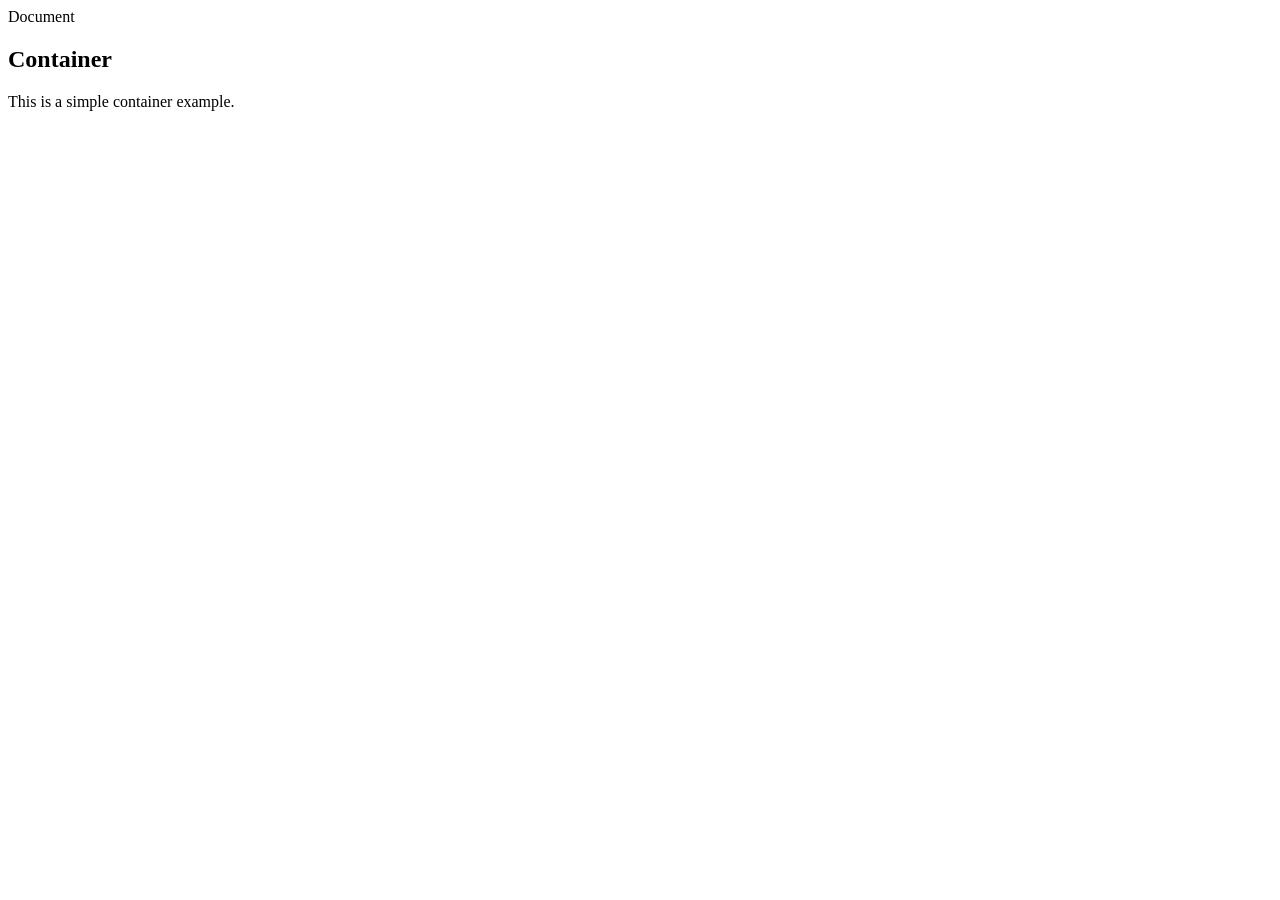
<file: 11 dars r (3)/index.html>
<!DOCTYPE html>
<html lang="en">

<head>
    <meta charset="UTF-g">
    <meta name="viewport" content="width=device-width, initial-scale=1.0">
    <title></title> Document</title>
</head>

<body>
    <section>
        <div class="container">
            <div class="context">
                <h1>Container</h1>
                <p>This is a simple container example.
                </p>
            </div>
        </div>
    </section>
</body>
</htm1>
</file>
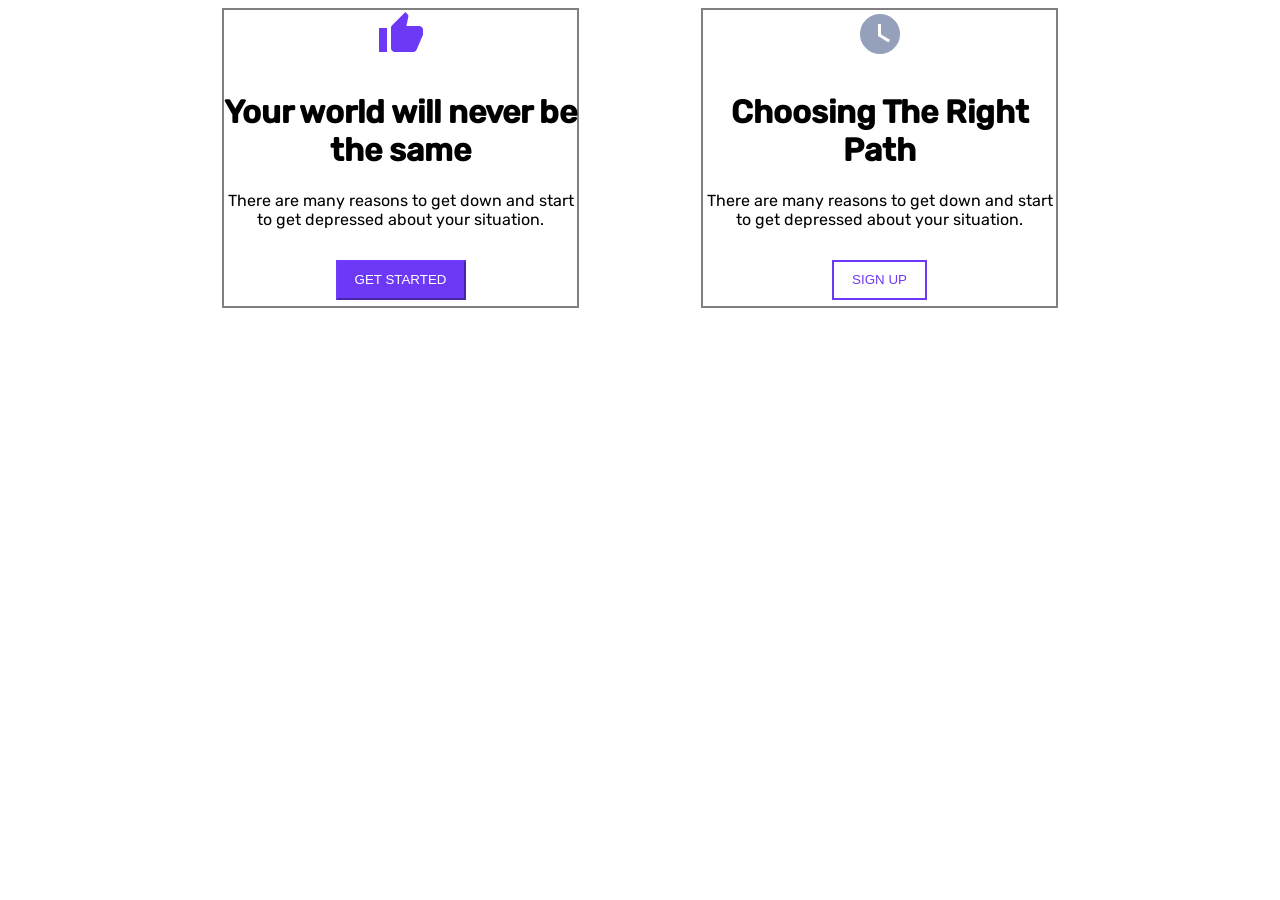
<file: 11 dars r (7)/index.html>
<!DOCTYPE html>
<html lang="en">

<head>
    <meta charset="UTF-8">
    <meta name="viewport" content="width=device-width, initial-scale=1.0">
    <link rel="stylesheet" href="./style/main.css">
    <title>Document</title>
</head>

<body>
    <div class="project">
        <div class="container">
            <div class="content">

                
                <div class="like-maket">
                    <img src="./img/like.png" alt="like-img" class="img">
                    <h1 class="like-title">Your world will never be the same</h1>
                    <p class="like-text">There are many reasons to get down and start to get depressed about your
                        situation. </p>
                    <button class="like-btn">GET STARTED</button>
                </div>

                <div class="time-maket">
                    <img src="./img/time.png" alt="time" class="img">
                    <h1 class="time-title">Choosing The Right Path</h1>
                    <p class="time-text">There are many reasons to get down and start to get depressed about your situation. </p>
                    <button class="time-btn">SIGN UP</button>
                </div>
            </div>
        </div>
    </div>
</body>

</html>
</file>
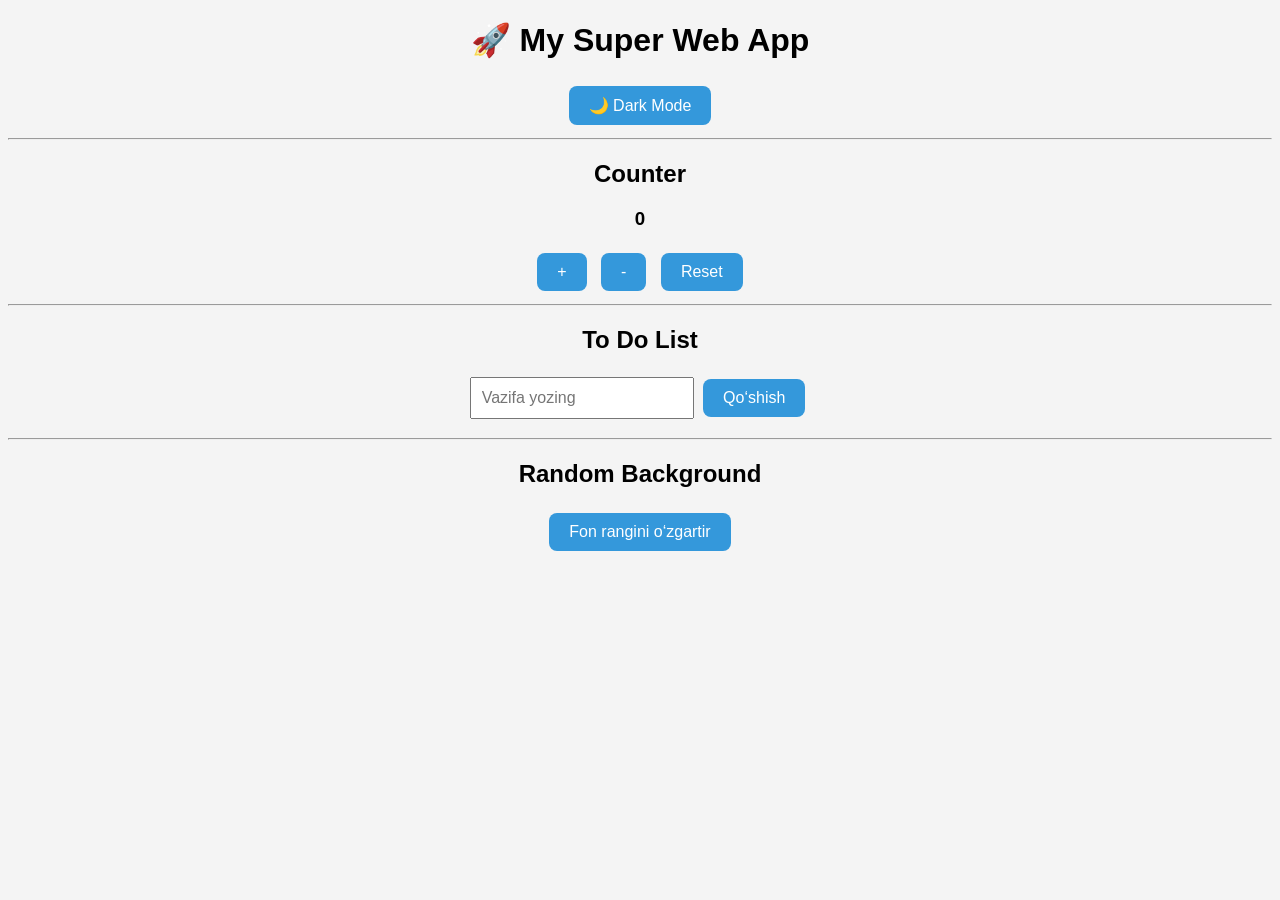
<file: 123/index.html>
<!DOCTYPE html>
<html lang="uz">
<head>
<meta charset="UTF-8">
<title>Super Web App</title>
<link rel="stylesheet" href="style.css">
</head>

<body>

<h1>🚀 My Super Web App</h1>

<!-- DARK MODE -->
<button onclick="toggleMode()">🌙 Dark Mode</button>

<hr>

<!-- COUNTER -->
<h2>Counter</h2>
<h3 id="count">0</h3>

<button onclick="increase()">+</button>
<button onclick="decrease()">-</button>
<button onclick="reset()">Reset</button>

<hr>

<!-- TODO LIST -->
<h2>To Do List</h2>

<input type="text" id="taskInput" placeholder="Vazifa yozing">
<button onclick="addTask()">Qo‘shish</button>

<ul id="taskList"></ul>

<hr>

<!-- RANDOM COLOR -->
<h2>Random Background</h2>
<button onclick="randomColor()">Fon rangini o‘zgartir</button>

<script src="script.js"></script>

</body>
</html>
</file>
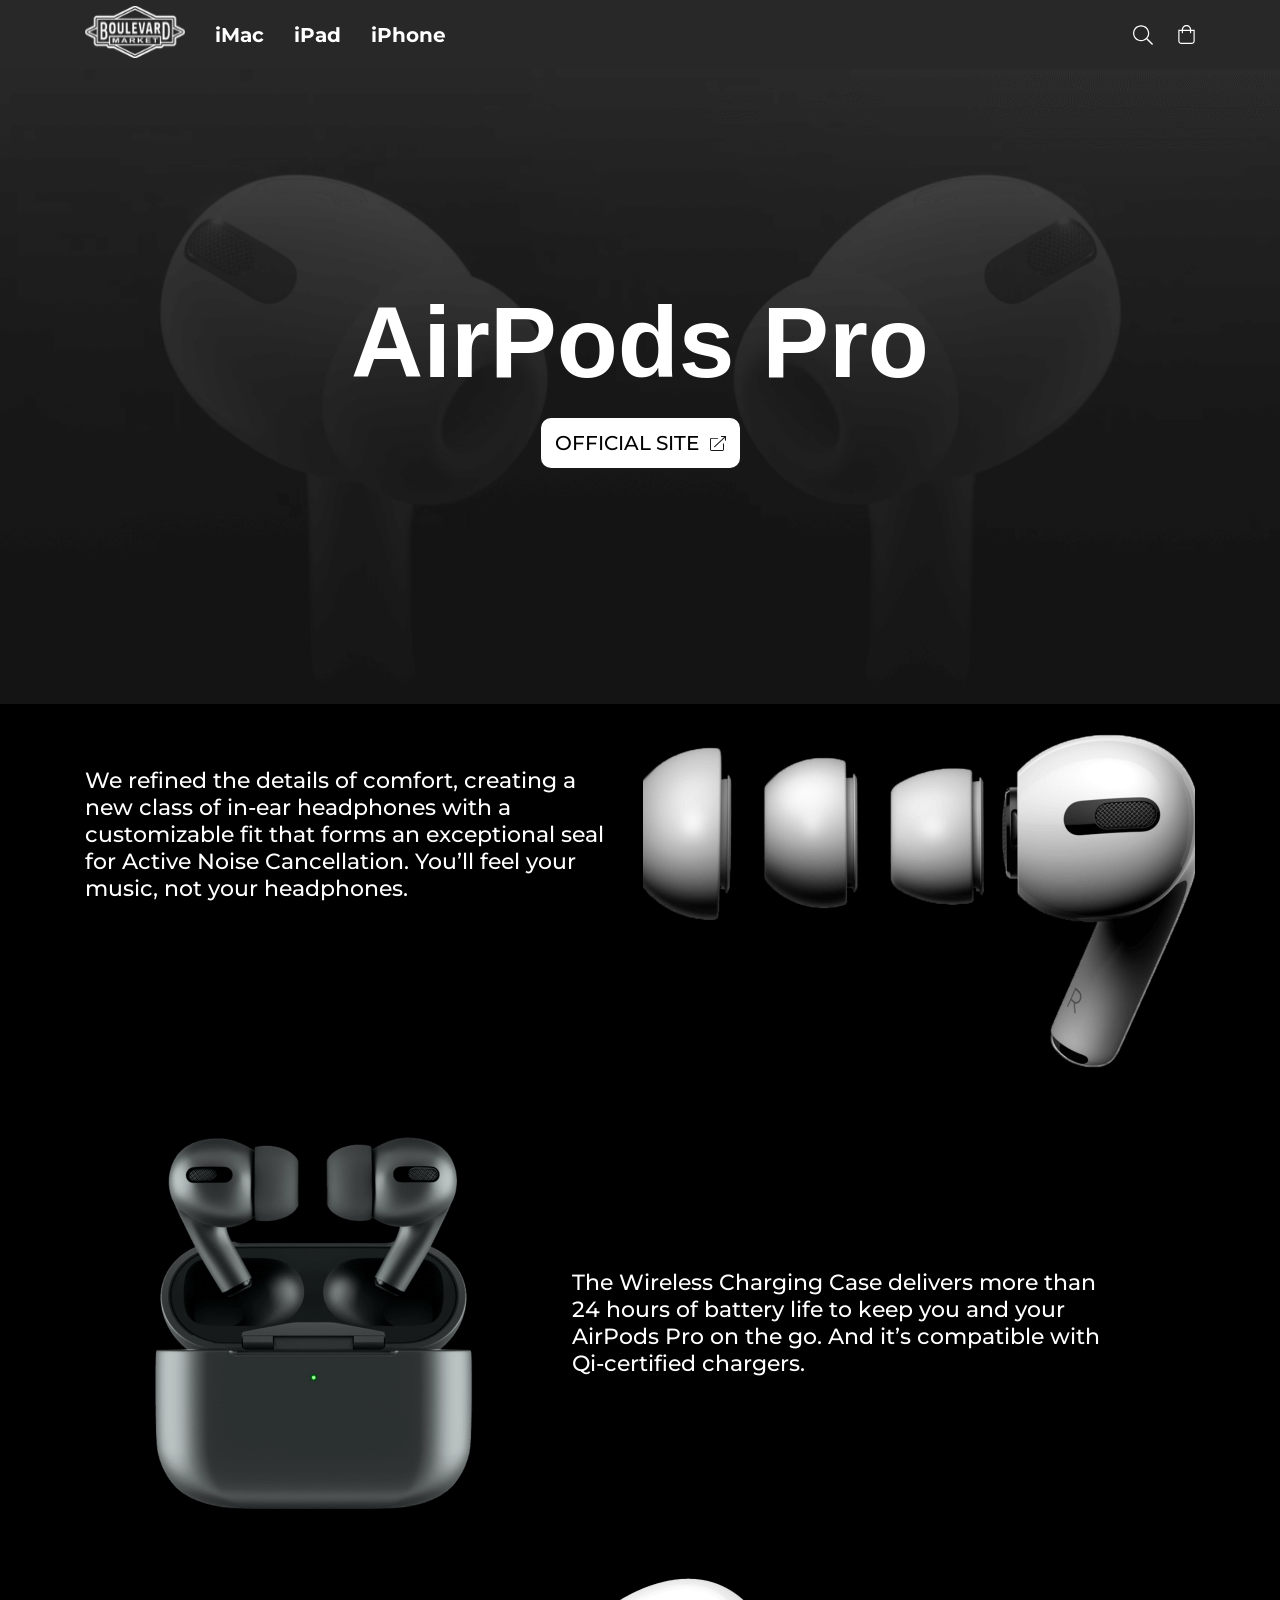
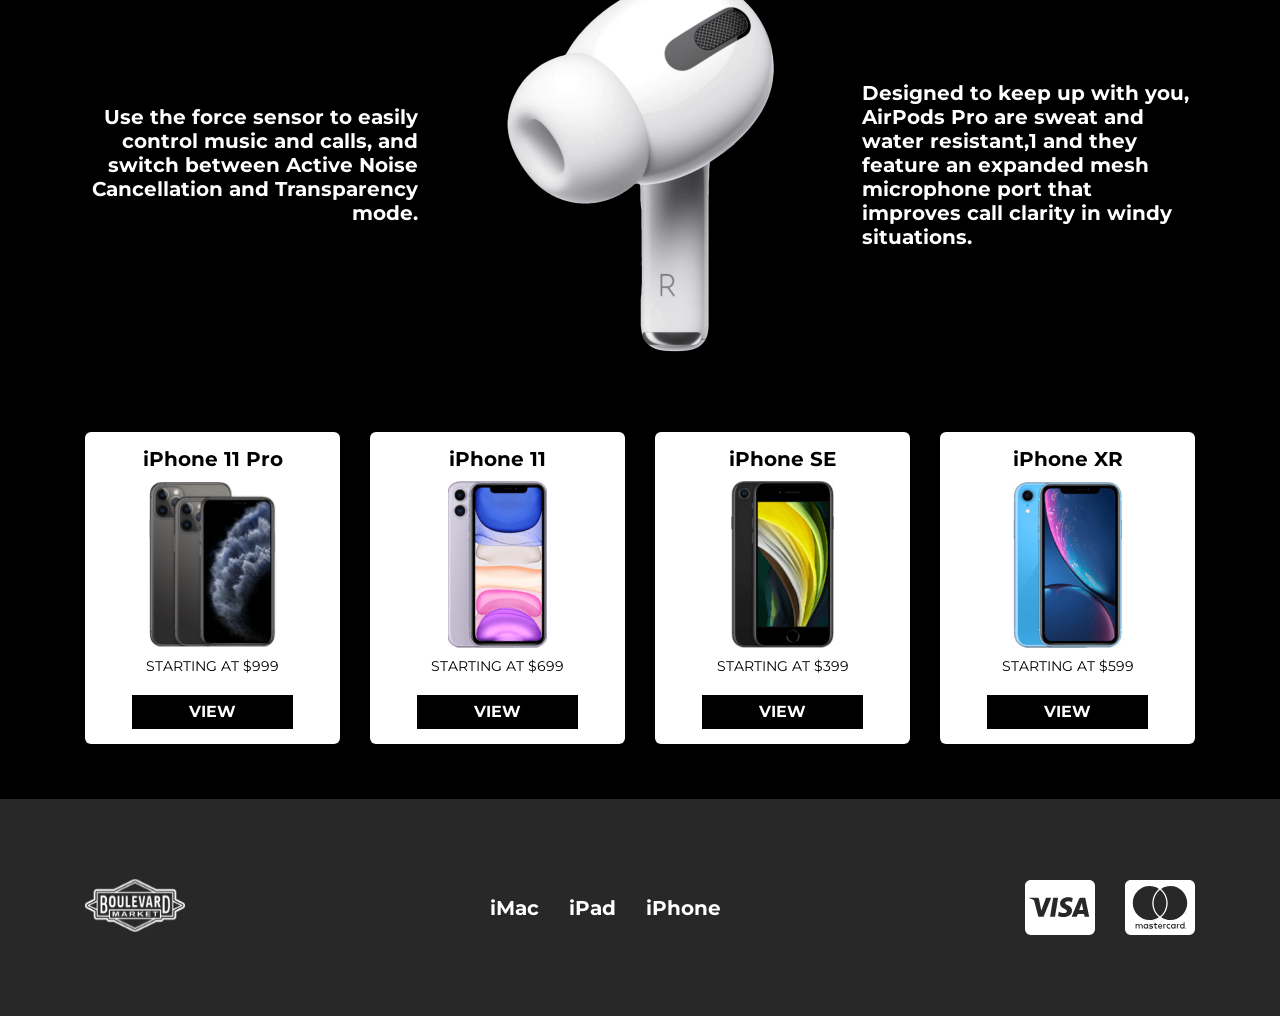
<file: airpods-02-main/index.html>
<!DOCTYPE html>
<html lang="en">
<head>
    <meta charset="UTF-8">
    <meta name="viewport" content="width=device-width, initial-scale=1.0">
    <link rel="stylesheet" href="./style/main.css">
    <title>Document</title>
</head>
<body>
    <header class="page__header">
        <div class="container">
            <div class="content">

                <nav class="header__nav">

                    <a href="#!" class="nav__link">
                        <img src="./image/logo.svg" width="100" height="52" alt="logo" class="logo__img">
                    </a>
                     <a href="#!" class="nav__link">
                        iMac
                    </a>
                     <a href="#!" class="nav__link">
                        iPad
                    </a>
                     <a href="#!" class="nav__link">
                        iPhone
                    </a>
                </nav>

                <div class="user__action">
                    <img src="./image/SEARCH.svg" alt="search-icon" width="20" height="20">
                    <img src="./image/SHOP.svg" alt="shop-icon" width="17" height="19">
                </div>

                <button type="button" class="burger__menu">
                    <span></span>
                    <span></span>
                    <span></span>
                </button>

            </div>
        </div>
    </header>

    <main>
        <section class="banner">
            <h1 class="banner__title">AirPods Pro</h1>
            <a href="#!" class="banner__link">
                official site
                <img src="./image/link.svg" width="16" height="15" alt="link-icon">
            </a>
        </section>


        <section class="products">
            <div class="container">
                <div class="products__content">
                    <p class="content__text first__text">
                        We refined the details of comfort, creating a new class of in-ear headphones with a customizable fit that forms an exceptional seal for Active Noise Cancellation. You’ll feel your music, not your headphones.
                    </p>

                    <img src="./image/airpods-1.png" class="content__img first__img" alt="airpods-1">
                    
                </div>

                <div class="products__content">
                    <img src="./image/airpods-2.png" class="content__img second__img" alt="airpods-2">

                    <p class="content__text">The Wireless Charging Case delivers more than 24 hours of battery life to keep you and your AirPods Pro on the go. And it’s compatible with Qi-certified chargers.</p>
                </div>
            </div>
        </section>


        <section class="info">
            <div class="container">
                <div class="info__content">

                    <p class="content__left-text">Use the force sensor to easily control music and calls, and switch between Active Noise Cancellation and Transparency mode.</p>

                    <img src="./image/airpods-3.png" class="content__img" alt="airpods-3">

                    <p class="content__right-text">Designed to keep up with you, AirPods Pro are sweat and water resistant,1 and they feature an expanded mesh microphone port that improves call clarity in windy situations.</p>

                </div>
            </div>
        </section>

        <section class="category">
            <div class="container">
                <div class="category__content">

                    <div class="content__card">
                        <h2 class="card__title">iPhone 11 Pro</h2>
                        <img src="./image/iPhone11Pro.png" class="card__img" alt="iPhone 11 Pro">
                        <span class="card__price">Starting at $999</span>
                        <button type="button" class="card__btn">view</button>
                    </div>

                    <div class="content__card">
                        <h2 class="card__title">iPhone 11</h2>
                        <img src="./image/iPhone11.png" class="card__img" alt="iPhone 11">
                        <span class="card__price">Starting at $699</span>
                        <button type="button" class="card__btn">view</button>
                    </div>

                    <div class="content__card">
                        <h2 class="card__title">iPhone SE</h2>
                        <img src="./image/iPhoveSE.png" class="card__img" alt="iPhone SE">
                        <span class="card__price">Starting at $399</span>
                        <button type="button" class="card__btn">view</button>
                    </div>

                    <div class="content__card">
                        <h2 class="card__title">iPhone XR</h2>
                        <img src="./image/iPhoneXR.png" class="card__img" alt="iPhone XR">
                        <span class="card__price">Starting at $599</span>
                        <button type="button" class="card__btn">view</button>
                    </div>

                </div>
            </div>
        </section>


    </main>


    <footer class="page__footer">
        <div class="container">
            <div class="content">
                <a href="#!" class="footer__logo">
                    <img src="./image/logo.svg" alt="logo" width="100" height="53">
                </a>


                <nav class="footer__nav">
                    <a href="#!" class="footer__nav-link">iMac</a>
                    <a href="#!" class="footer__nav-link">iPad</a>
                    <a href="#!" class="footer__nav-link">iPhone</a>
                </nav>

                <div class="images">
                    <img src="./image/visa.svg" alt="visa" width="70" height="55">
                    <img src="./image/mastercard.svg" alt="visa" width="70" height="55">
                </div>

            </div>
        </div>
    </footer>

</body>
</html>
</file>
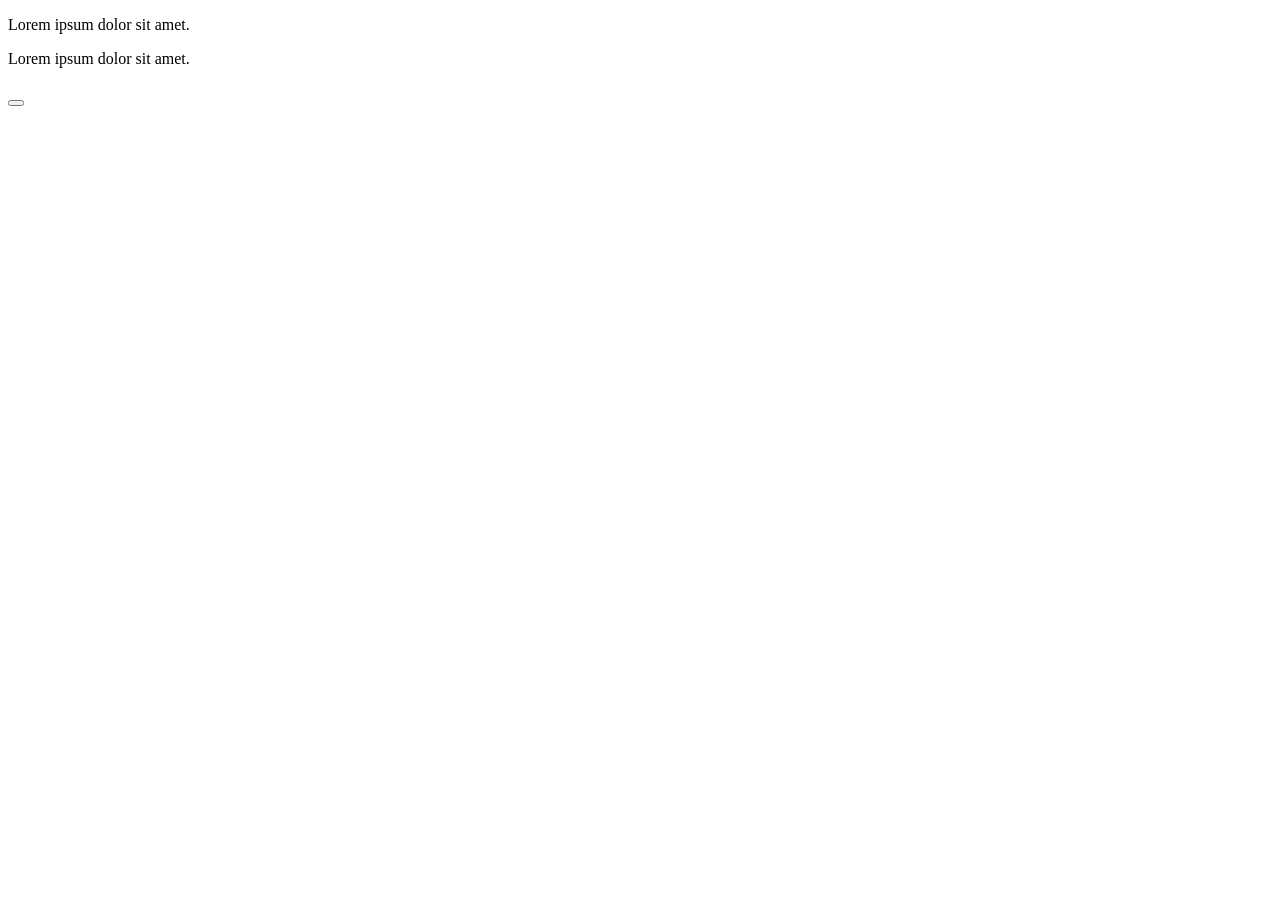
<file: DOM/index.html>
<!DOCTYPE html>
<html lang="en">
<head>
    <meta charset="UTF-8">
    <meta name="viewport" content="width=device-width, initial-scale=1.0">
    <title>DOM</title>
</head>
<body>

<p>Lorem ipsum dolor sit amet.</p>
<p>Lorem ipsum dolor sit amet.</p>
     
<h1></h1>
<button></button>
    <script src="app.js"></script>
</body>
</html>
</file>
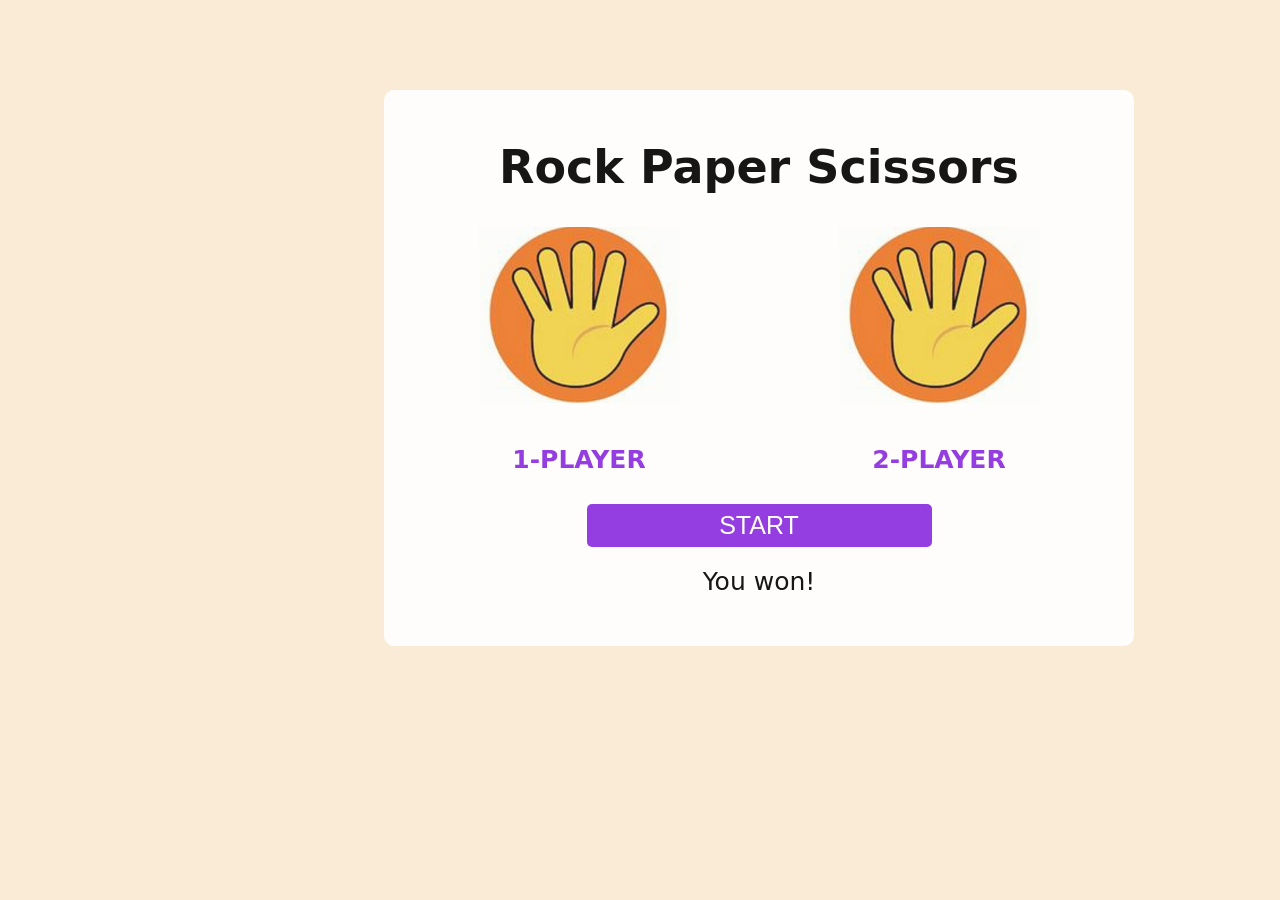
<file: JS Game/index.html>
<!doctype html>
<html lang="en">
  <head>
    <meta charset="UTF-8" />
    <meta name="viewport" content="width=device-width, initial-scale=1.0" />
    <link rel="stylesheet" href="./style.css" />
    <title>JS Game</title>
  </head>
  <body>
    <div class="fireworks">
      <div class="content">
      <h2 class="content__title">Rock Paper Scissors</h2>

      <div class="wrapper">
        <div class="wrapper__content">
          <img class="first_player" src="./img/paper.png" alt="" />
          <span>1-player</span>
        </div>
        <div class="wrapper__content">
          <img class="second_player" src="./img/paper.png" alt="" />
          <span>2-player</span>
        </div>
      </div>
      <button class="btn">Start</button>
      <p class="result">You won!</p>
    </div>
    </div>

    <script src="./app.js"></script>
  </body>
</html>
</file>
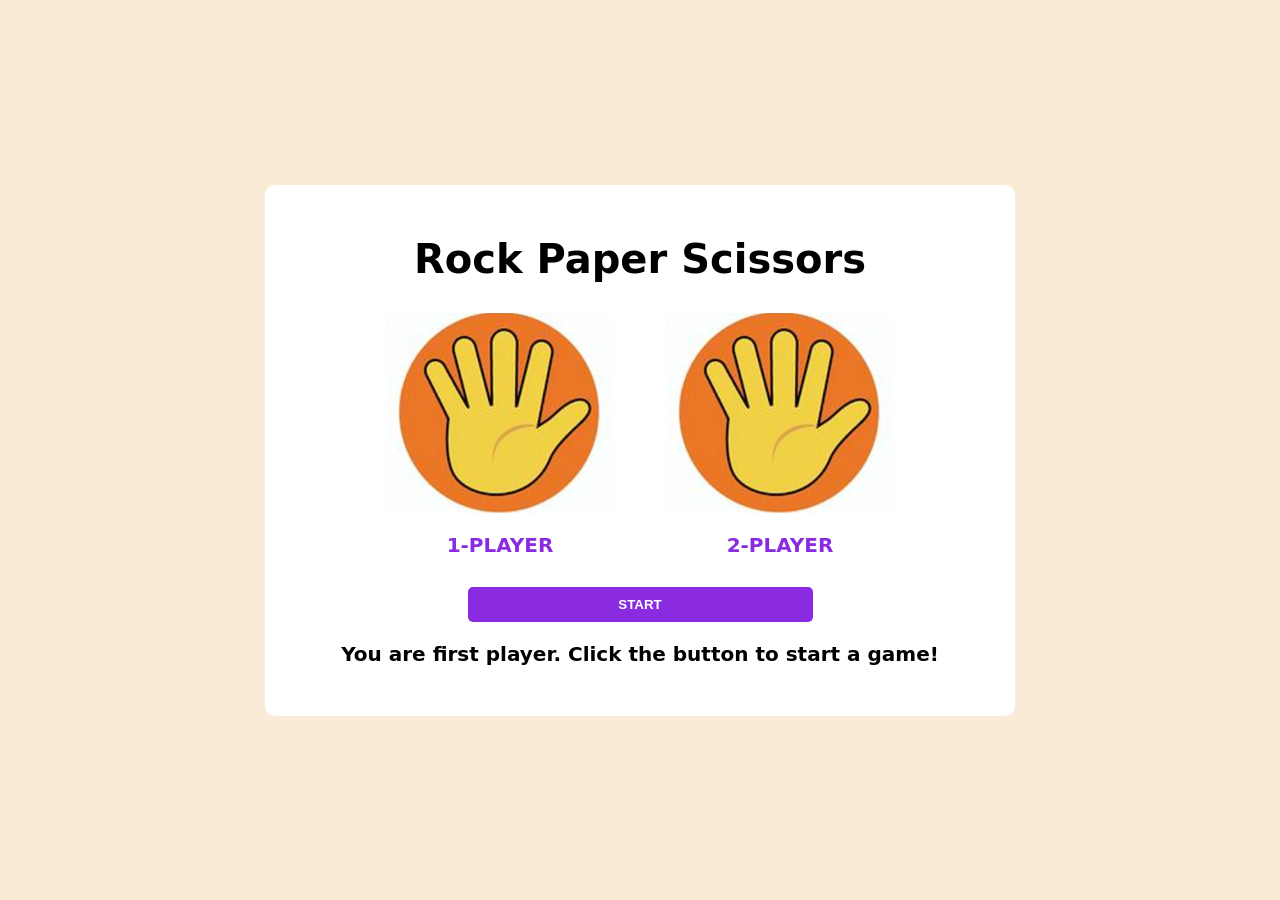
<file: JS_Game-juft-15-00-main/index.html>
<!DOCTYPE html>
<html lang="en">
<head>
    <meta charset="UTF-8">
    <meta name="viewport" content="width=device-width, initial-scale=1.0">
    <link rel="stylesheet" href="style.css">
    <title>Rock-Paper-Scissors</title>
</head>
<body>

    <div class="content">
        <h2 class="content__title">
            Rock Paper Scissors
        </h2>

        <div class="wrapper">
            <div class="wrapper__element">
                <img class="first_player" src="./img/paper.png" alt="">
                <span class="player">1-player</span>
            </div>

            <div class="wrapper__element">
                <img class="second_player" src="./img/paper.png" alt="">
                <span class="player">2-player</span>
            </div>
        </div>

        <button class="btn">start</button>
        <p class="result"></p>
    </div>
    

    <script src="./app.js"></script>
</body>
</html>
</file>
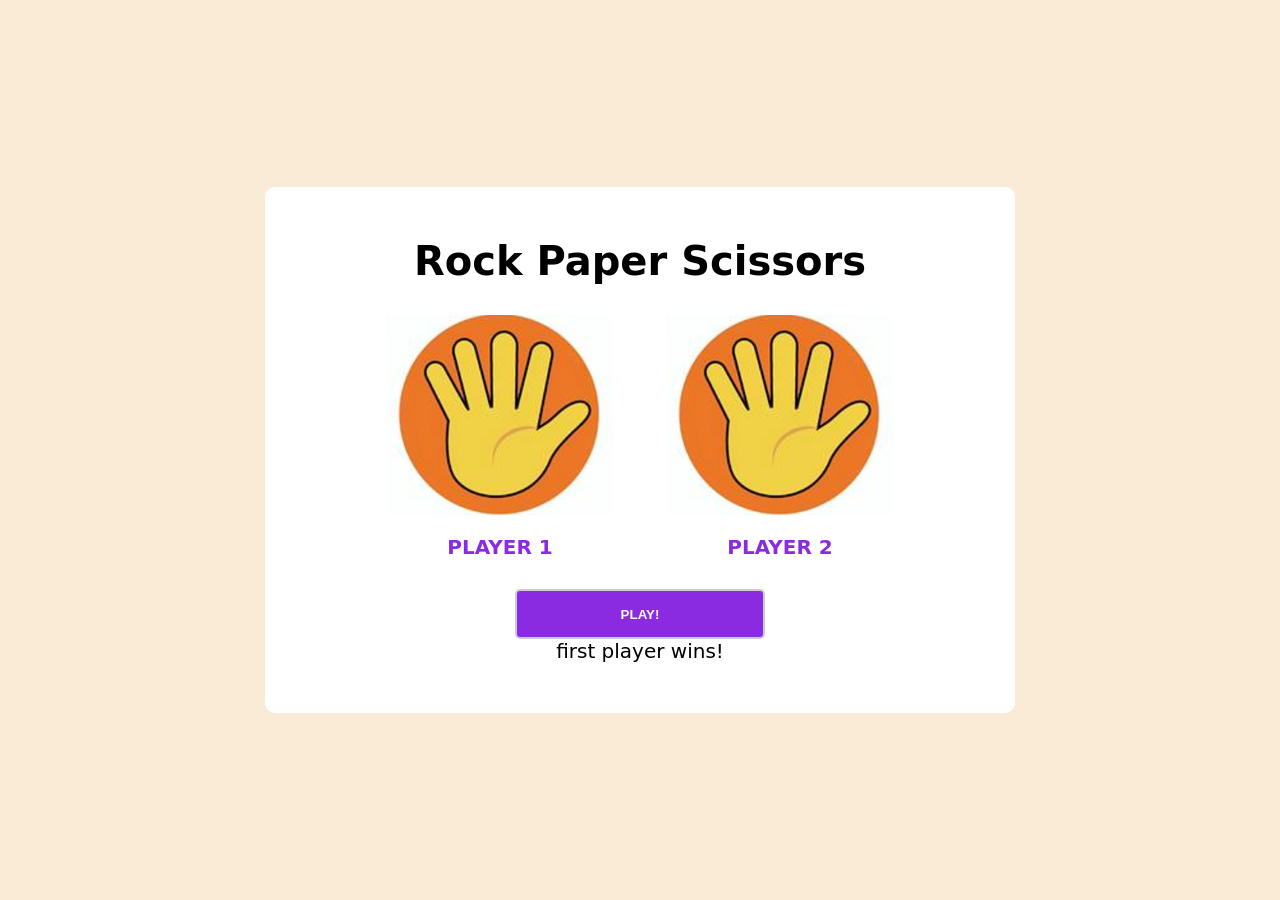
<file: rock-paper-scissors-simple-main/index.html>
<!DOCTYPE html>
<html lang="en">
<head>
    <meta charset="UTF-8">
    <meta name="viewport" content="width=device-width, initial-scale=1.0">
    <link rel="stylesheet" href="style.css">
    <title>Rock-Paper-Scissors</title>
</head>
<body>

    <div class="content">
        <h2 class="content__title">
            Rock Paper Scissors
        </h2>

        <div class="wrapper">
            <div class="wrapper__element">
                <img class="first_player" src="./img/paper.png" alt="">
                <span class="player">player 1</span>
            </div>

            <div class="wrapper__element">
                <img class="second_player" src="./img/paper.png" alt="">
                <span class="player">player 2</span>
            </div>
        </div>
        <button class="btn">PLAY!</button>
        
        <p class="result">first player wins!</p>
    </div>
    

    <script src="./app.js"></script>
</body>
</html>
</file>
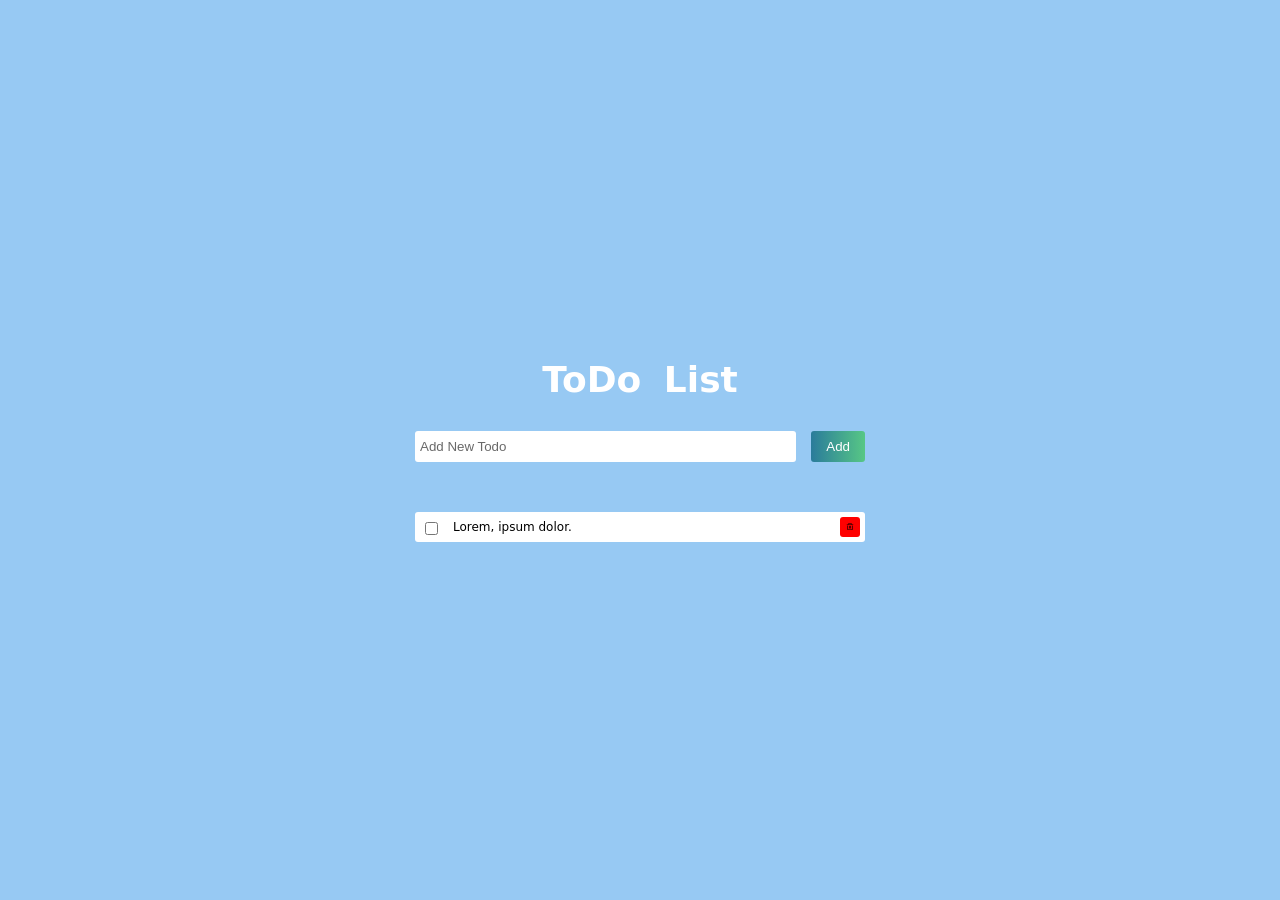
<file: ToDoList-juft-15-00-main/index.html>
<!doctype html>
<html lang="en">
  <head>
    <meta charset="UTF-8" />
    <meta name="viewport" content="width=device-width, initial-scale=1.0" />
    <link rel="stylesheet" href="style.css" />
    <title>ToDo List App</title>
  </head>
  <body>
    <div class="content">
      <h2 class="title">ToDo List</h2>
      <form class="content_form">
        <input type="text" class="form_input" placeholder="add new todo" required />
        <button class="form_btn" type="submit">Add</button>
      </form>

      <div class="todo_list">
        <div class="list_item">
          <div class="list_info">
            <input class="checkbox" type="checkbox">
            <p class="todo">Lorem, ipsum dolor.</p>
          </div>
          <button class="remove_btn">
            <img src="./img/trash.svg" width="20" height="20" alt="trash-icon">
          </button>
        </div>
      </div>

    </div>

    <script src="./app.js"></script>
  </body>
</html>
</file>
<file: 11 dars r (7)/style/main.css>
@import url(./font.css);

:root {
  --text-color: "RR";
  --title-color: "RM";
  --pink: #6e38f7;
  --gray: #95a1bb;
}

* {
  padding: 0;
  box-sizing: border-box;
  text-decoration: none;
}

.container {
  padding: 0 15px;
  margin: 0 auto;
  max-width: 1400px;
}

.content {
  display: flex;
  justify-content: center;
  align-items: center;
  gap: 122px;
}

.like-maket,
.time-maket {
  width: 357px;
  height: 300px;
  border: 2px, gray, solid;
  text-align: center;
}

.img {
  width: 48px;
  height: 48px;
  margin-bottom: 10px;
  text-align: center;
}

.like-title,
.time-title {
  font-family: var(--title-color);
  margin: 10px, 10px;
}

.like-text,
.time-text {
  font-family: var(--text-color);
  margin: 10px, 10px;
}

.like-btn {
  width: 130px;
  height: 40px;
  margin-top: 15px;
  color: white;
  background-color: var(--pink);
  border-color: var(--pink);

}

.time-btn {
  border: 2px, var(--pink), solid;
  color: var(--pink);
  width: 95px;
  height: 40px;
  margin-top: 15px;
  background-color: white;
}
/* ************************************ */

/* ===== 820px ===== */
@media (max-width: 820px) {
  .content {
    gap: 60px;
  }

  .like-maket,
  .time-maket {
    width: 320px;
    height: auto;
    padding: 20px 15px;
  }

  .like-title,
  .time-title {
    font-size: 24px;
  }

  .like-text,
  .time-text {
    font-size: 15px;
  }

  .img {
    width: 44px;
    height: 44px;
  }
}

/* ===== 600px ===== */
@media (max-width: 600px) {
  .content {
    flex-direction: column;
    gap: 40px;
  }

  .like-maket,
  .time-maket {
    width: 100%;
    max-width: 360px;
    height: auto;
    padding: 20px 10px;
  }

  .like-title,
  .time-title {
    font-size: 22px;
  }

  .like-text,
  .time-text {
    font-size: 14px;
  }
}

/* ===== 450px ===== */
@media (max-width: 450px) {
  .container {
    padding: 0 10px;
  }

  .like-maket,
  .time-maket {
    max-width: 100%;
    border-width: 1px;
  }

  .img {
    width: 40px;
    height: 40px;
  }

  .like-title,
  .time-title {
    font-size: 20px;
  }

  .like-btn,
  .time-btn {
    width: 120px;
    height: 38px;
    font-size: 14px;
  }
}

/* ===== 320px ===== */
@media (max-width: 320px) {
  .like-maket,
  .time-maket {
    padding: 15px 8px;
  }

  .img {
    width: 36px;
    height: 36px;
  }

  .like-title,
  .time-title {
    font-size: 18px;
  }

  .like-text,
  .time-text {
    font-size: 13px;
  }

  .like-btn,
  .time-btn {
    width: 110px;
    height: 36px;
    font-size: 13px;
  }
}
</file>
<file: 123/style.css>
body{
font-family:Arial;
text-align:center;
background:#f4f4f4;
transition:0.4s;
}

.dark{
background:#111;
color:white;
}

button{
padding:10px 20px;
margin:5px;
border:none;
border-radius:8px;
background:#3498db;
color:white;
font-size:16px;
cursor:pointer;
}

button:hover{
background:#2980b9;
}

input{
padding:10px;
font-size:16px;
}

li{
list-style:none;
margin:10px;
font-size:18px;
}

.delete{
background:red;
margin-left:10px;
}
</file>
<file: airpods-02-main/style/main.css>
@import url(./font.css);


:root {
    --MB: 'MB', sans-serif;
    --MM: 'MM', sans-serif;
    --MR: 'MR', sans-serif;
    --PO: 'Prosto-One', sans-serif;
    --primary: #000;
    --secondary: #fff;
    --dark-gray: #282828;
}


* {
    margin: 0;
    padding: 0;
    box-sizing: border-box;
    text-decoration: none;
}

body {
    background-color: var(--primary);
}

.page__header {
    background-color: var(--dark-gray);
    padding-block: 6px;
}

.container {
    max-width: 1140px;
    width: 100%;
    padding: 0 15px;
    margin: 0 auto;
}

.content {
    display: flex;
    justify-content: space-between;
    align-items: center;
}

.header__nav,
.footer__nav {
    display: flex;
    gap: 30px;
    align-items: center;
}

.nav__link,
.footer__nav-link {
    color: var(--secondary);
    font-family: var(--MB);
    font-size: 20px;
    line-height: 24px;
}

.user__action {
    display: flex;
    gap: 25px;
}

.burger__menu {
    width: 30px;
    height: 21px;
    background-color: transparent;
    border: none;
    display: none;
    flex-direction: column;
    justify-content: space-between;

    &>span {
        width: 100%;
        height: 2px;
        background-color: var(--secondary);
    }
}

.burger__menu span {
    width: 100%;
    height: 2px;
    background-color: var(--secondary);
}


.banner {
    background-image: url(../image/banner.png);
    background-position: center;
    background-size: cover;
    background-repeat: no-repeat;
    height: 635px;
    display: flex;
    align-items: center;
    justify-content: center;
    flex-direction: column;
    gap: 38px;
}

.banner__title {
    color: var(--secondary);
    font-family: var(--PO);
    font-size: 100px;
    line-height: 75px;
}

.banner__link {
    padding: 13px 14px;
    background-color: var(--secondary);
    border-radius: 10px;
    color: var(--primary);
    font-family: var(--MM);
    font-size: 20px;
    line-height: 24px;
    text-transform: uppercase;
    display: flex;
    align-items: center;
    gap: 11px;
}


.products {
    margin-top: 30px;
}

.products__content {
    display: flex;
    gap: 30px;
}

.products__content:nth-of-type(2) {
    margin-top: 50px;
}


.first__text {
    margin-top: 33px;
}

.content__text:nth-of-type(1) {
    max-width: 538px;
    width: 100%;
    color: var(--secondary);
    font-family: var(--MM);
    font-size: 22px;
    line-height: 27px;
}

.first__img {
    max-width: 552px;
    width: 100%;
}

.second__img {
    max-width: 457px;
    width: 100%;
}

.products__content:nth-of-type(2) {
    align-items: center;
}

.info {
    margin-top: 50px;
}

.info__content {
    display: flex;
    align-items: center;
    justify-content: space-between;
    gap: 20px;
}

.content__left-text,
.content__right-text {
    color: var(--secondary);
    font-family: var(--MB);
    font-size: 20px;
    line-height: 24px;
    max-width: 333px;
    width: 100%;
}

.content__left-text {
    text-align: right;
}

.category {
    margin-top: 80px;
}

.category__content {
    display: flex;
    align-items: center;
    justify-content: space-between;
    gap: 30px;
}

.content__card {
    background-color: var(--secondary);
    border-radius: 6px;
    padding: 15px 0;
    width: 255px;
    display: flex;
    flex-direction: column;
    justify-content: center;
    align-items: center;
    gap: 10px;
}

.card__title {
    color: var(--primary);
    font-family: var(--MB);
    font-size: 20px;
    line-height: 24px;
}

.card__img {
    height: 167px;
    max-width: 127px;
    width: 100%;
    object-fit: contain;
}

.card__price {
    color: var(--primary);
    font-family: var(--MR);
    font-size: 14px;
    line-height: 17px;
    text-transform: uppercase;
}

.card__btn {
    margin-top: 10px;
    padding: 7px 57px;
    background-color: var(--primary);
    color: var(--secondary);
    font-family: var(--MB);
    font-size: 16px;
    line-height: 20px;
    text-transform: uppercase;
    border: none;
    transition: .3s;
}

.card__btn:hover {
    scale: 1.1;
    cursor: pointer;
}

.page__footer {
    margin-top: 55px;
    background-color: var(--dark-gray);
    padding: 80px 0;
}

.images {
    display: flex;
    align-items: center;
    gap: 30px;
}

/* Media Queries */

@media(max-width: 950px) {
    .first__img {
        max-width: 450px;
        width: 100%;
    }

    .category__content {
        gap: 20px;
    }
}


@media(max-width: 768px) {
    .products__content {
        flex-direction: column;
        align-items: center;
    }

    .products__content:nth-of-type(2) {
        flex-direction: column-reverse;
        margin-top: 30px;
    }

    .content__text {
        text-align: center;
        line-height: 120% !important;
    }

    .info__content {
        flex-direction: column;
    }

    .content__left-text,
    .content__right-text {
        text-align: center;
    }

    .category {
        margin-top: 40px;
    }

    .category__content {
        flex-wrap: wrap;
        justify-content: center;
    }
}

@media(max-width: 620px) {
    .banner {
        height: 550px;
        gap: 25px;
    }

    .banner__title {
        font-size: 80px;
        line-height: 100%;
    }

    .content__text,
    .content__left-text,
    .content__right-text {
        font-size: 18px !important;
    }

    .first__text {
        margin-top: 0;
    }

    .page__footer {
        padding: 40px 0;
        margin-top: 30px;
    }

    .page__footer .content {
        flex-wrap: wrap;
        gap: 30px;
        justify-content: center;
    }


}

@media(max-width: 500px) {
    .user__action {
        display: none;
    }

    .burger__menu {
        display: flex;
    }

    .header__nav {
        gap: 20px;
    }

    .nav__link {
        font-size: 16px;
    }

    .logo__img {
        width: 80px;
        height: 41px;
        padding-top: 7px;
    }

    .banner {
        height: 500px;
        gap: 20px;
    }

    .banner__title {
        font-size: 60px;
    }

    .banner__link {
        font-size: 16px;
        padding: 10px;
    }

    .content__text,
    .content__left-text,
    .content__right-text {
        font-size: 16px !important;
        margin-top: 0;
    }
}

@media(max-width: 375px) {
    .header__nav {
        gap: 15px;
    }

    .nav__link {
        font-size: 14px;
    }

    .banner {
        height: 400px;
        gap: 20px;
    }

    .banner__title {
        font-size: 45px;
    }

    .banner__link {
        font-size: 14px;
        padding: 7px;
    }
}
</file>
<file: JS Game/style.css>
* {
    padding: 0;
    margin: 0;
    box-sizing: border-box;
    list-style: none;
    text-decoration: none;
}

body {
    width: 100%;
    height: 100vh;
    background-color: antiquewhite;
    display: flex;
    align-items: center;
    justify-content: center;
    font-family: system-ui,  sans-serif;
}

.fireworks {
    height: 100vh;
}

.content {
    max-width: 750px;
    width: 100%;
    background-color: #fff;
    border-radius: 10px;
    padding: 50px 30px;
    position: absolute;
    top: 10%;
    left: 30%;
    z-index: 10;
    opacity: 0.9;
}

.content__title {
    font-size: 46px;
    line-height: 120%;
    text-align: center;
    margin-bottom: 20px;
}

.wrapper {
    display: flex;
    align-items: center;
    justify-content: space-around;
    gap: 30px;
}

.wrapper__content {
    display: flex;
    flex-direction: column;
    align-items: center;
    gap: 30px;
}

.wrapper__content > span {
    font-size: 25px;
    color: blueviolet;
    text-transform: uppercase;
    font-weight: bold;
}

.wrapper__content > img {
    width: 200px;
    height: 200px;
    object-fit: contain;
}

.btn {
    width: 50%;
    padding: 7px 60px;
    background-color: blueviolet;
    color: #fff;
    font-size: 25px;
    text-transform: uppercase;
    display: block;
    margin: 30px auto 20px;
    border-radius: 5px;
    border: none;
}

.result {
    font-size: 25px;
    text-align: center;
}
</file>
<file: JS_Game-juft-15-00-main/style.css>
/* CSS codes */

* {
    padding: 0;
    margin: 0;
    box-sizing: border-box;
    list-style: none;
    text-decoration: none;
}

body {
    background-color: antiquewhite;
    width: 100%;
    height: 100vh;
    display: flex;
    align-items: center;
    justify-content: center;
    font-family: system-ui, sans-serif;
}

.content {
    width: 750px;
    padding: 50px 30px;
    background-color: #fff;
    border-radius: 10px;
    display: flex;
    align-items: center;
    justify-content: center;
    flex-direction: column;
}

.content__title {
    font-size: 40px;
    line-height: 120%;
}

.wrapper {
    display: flex;
    align-items: center;
    justify-content: space-around;
    gap: 30px;
    margin: 30px 0;
}

.wrapper__element {
    display: flex;
    align-items: center;
    flex-direction: column;
    gap: 20px;
}

.player {
    font-size: 20px;
    font-weight: 600;
    color: blueviolet;
    text-transform: uppercase;
}

.wrapper__element > img {
    width: 250px;
    height: 200px;
    object-fit: contain;
}

.btn {
    background-color: blueviolet;
    color: #fff;
    width: 50%;
    padding: 10px;
    border: none;
    border-radius: 5px;
    text-transform: uppercase;
    font-weight: 600;
}

.result {
    font-size: 20px;
    line-height: 120%;
    margin-top: 20px;
    font-weight: 700;
}
</file>
<file: rock-paper-scissors-simple-main/style.css>
/* CSS codes */

* {
    padding: 0;
    margin: 0;
    box-sizing: border-box;
    list-style: none;
    text-decoration: none;
}

body {
    background-color: antiquewhite;
    width: 100%;
    height: 100vh;
    display: flex;
    align-items: center;
    justify-content: center;
    font-family: system-ui, sans-serif;
}

.content {
    width: 750px;
    padding: 50px 30px;
    background-color: #fff;
    border-radius: 10px;
    display: flex;
    align-items: center;
    justify-content: center;
    flex-direction: column;
}

.content__title {
    font-size: 40px;
    line-height: 120%;
}

.wrapper {
    display: flex;
    align-items: center;
    justify-content: space-around;
    gap: 30px;
    margin: 30px 0;
}

.wrapper__element {
    display: flex;
    align-items: center;
    flex-direction: column;
    gap: 20px;
}

.player {
    font-size: 20px;
    font-weight: 600;
    color: blueviolet;
    text-transform: uppercase;
}

.second_player {
    width: 250px;
    height: 200px;
    object-fit: contain;
}

.wrapper__element > img {
    width: 250px;
    height: 200px;
    object-fit: contain;
}

.btn {
    background-color: white;
    color: #fff;
    width: 50%;
    padding: 10px;
    border: none;
    border-radius: 5px;
    text-transform: uppercase;
    font-weight: 600;
}


.btn {
    width: 250px;
    height: 50px;
    background: blueviolet;
    color: #fff;
    border: 2px solid #ccc;
    border-radius: 5px;
    padding: 5px;
    cursor: pointer;
    transition: border-color 0.3s;
}

.btn:hover {
    border-color: blueviolet;
}

.btn img {
    width: 60px;
    height: 50px;
    object-fit: contain;
}

.result {
    color: black;
    font-size: 20px;
}
</file>
<file: ToDoList-juft-15-00-main/style.css>
* {
    padding: 0;
    margin: 0;
    box-sizing: border-box;
    list-style: none;
    text-decoration: none;
}

body {
    background-color: rgba(100, 175, 237, 0.665);
    font-family: system-ui, sans-serif;
    width: 100%;
    height: 100vh;
    display: flex;
    align-items: center;
    justify-content: center;
}

.content {
    text-align: center;
    max-width: 450px;
    width: 100%;
}

.title {
    font-size: 36px;
    line-height: 120%;
    color: #fff;
    word-spacing: 10px;
}

.content_form {
    margin-top: 30px;
    display: flex;
    align-items: center;
    justify-content: space-between;
    gap: 15px;
}

.form_input {
    padding: 8px 5px;
    width: 85%;
    border: none;
    border-radius: 3px;
}

.form_input::placeholder {
    color: dimgray;
    text-transform: capitalize;
}

.form_input:focus {
    outline: 1px solid blue;
}

.form_btn {
    border: none;
    background: linear-gradient(90deg, rgba(42, 123, 155, 1) 0%, rgba(87, 199, 133, 1) 100%, rgba(237, 221, 83, 1) 100%);
    padding: 8px 15px;
    border-radius: 3px;
    color: #fff;
}

.todo_list {
    display: flex;
    flex-direction: column;
    gap: 20px;
    margin-top: 50px;
}

.list_item {
    background-color: #fff;
    padding: 5px;
    border-radius: 3px;
    display: flex;
    align-items: center;
    justify-content: space-between;
}

.list_info {
    display: flex;
    align-items: center;
    gap: 15px;
}

.todo {
    font-size: 12px;
    line-height: 100%;
}

.checkbox {
    margin-left: 5px;
    margin-top: 3px;
}

.remove_btn {
    background-color: red;
    border: none;
    border-radius: 3px;
    display: flex;
    align-items: center;
    justify-content: center;
}
</file>
